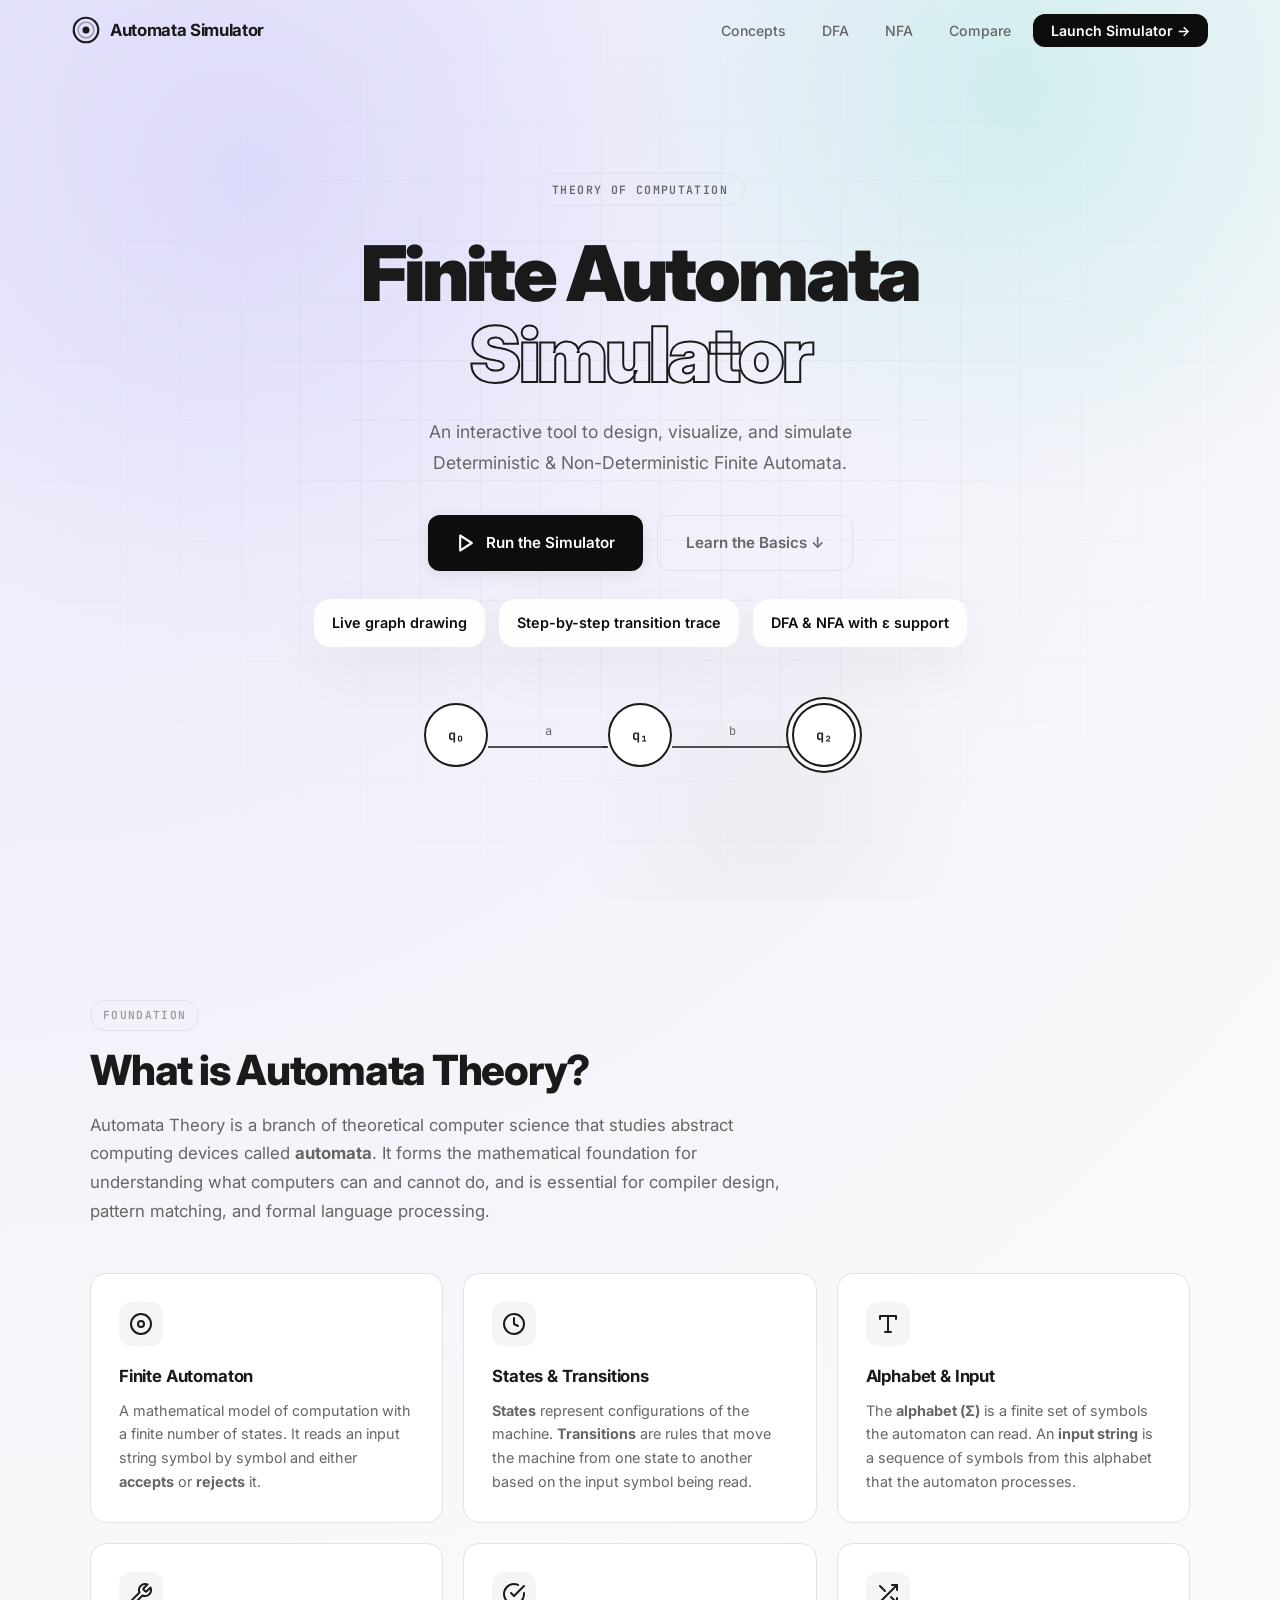
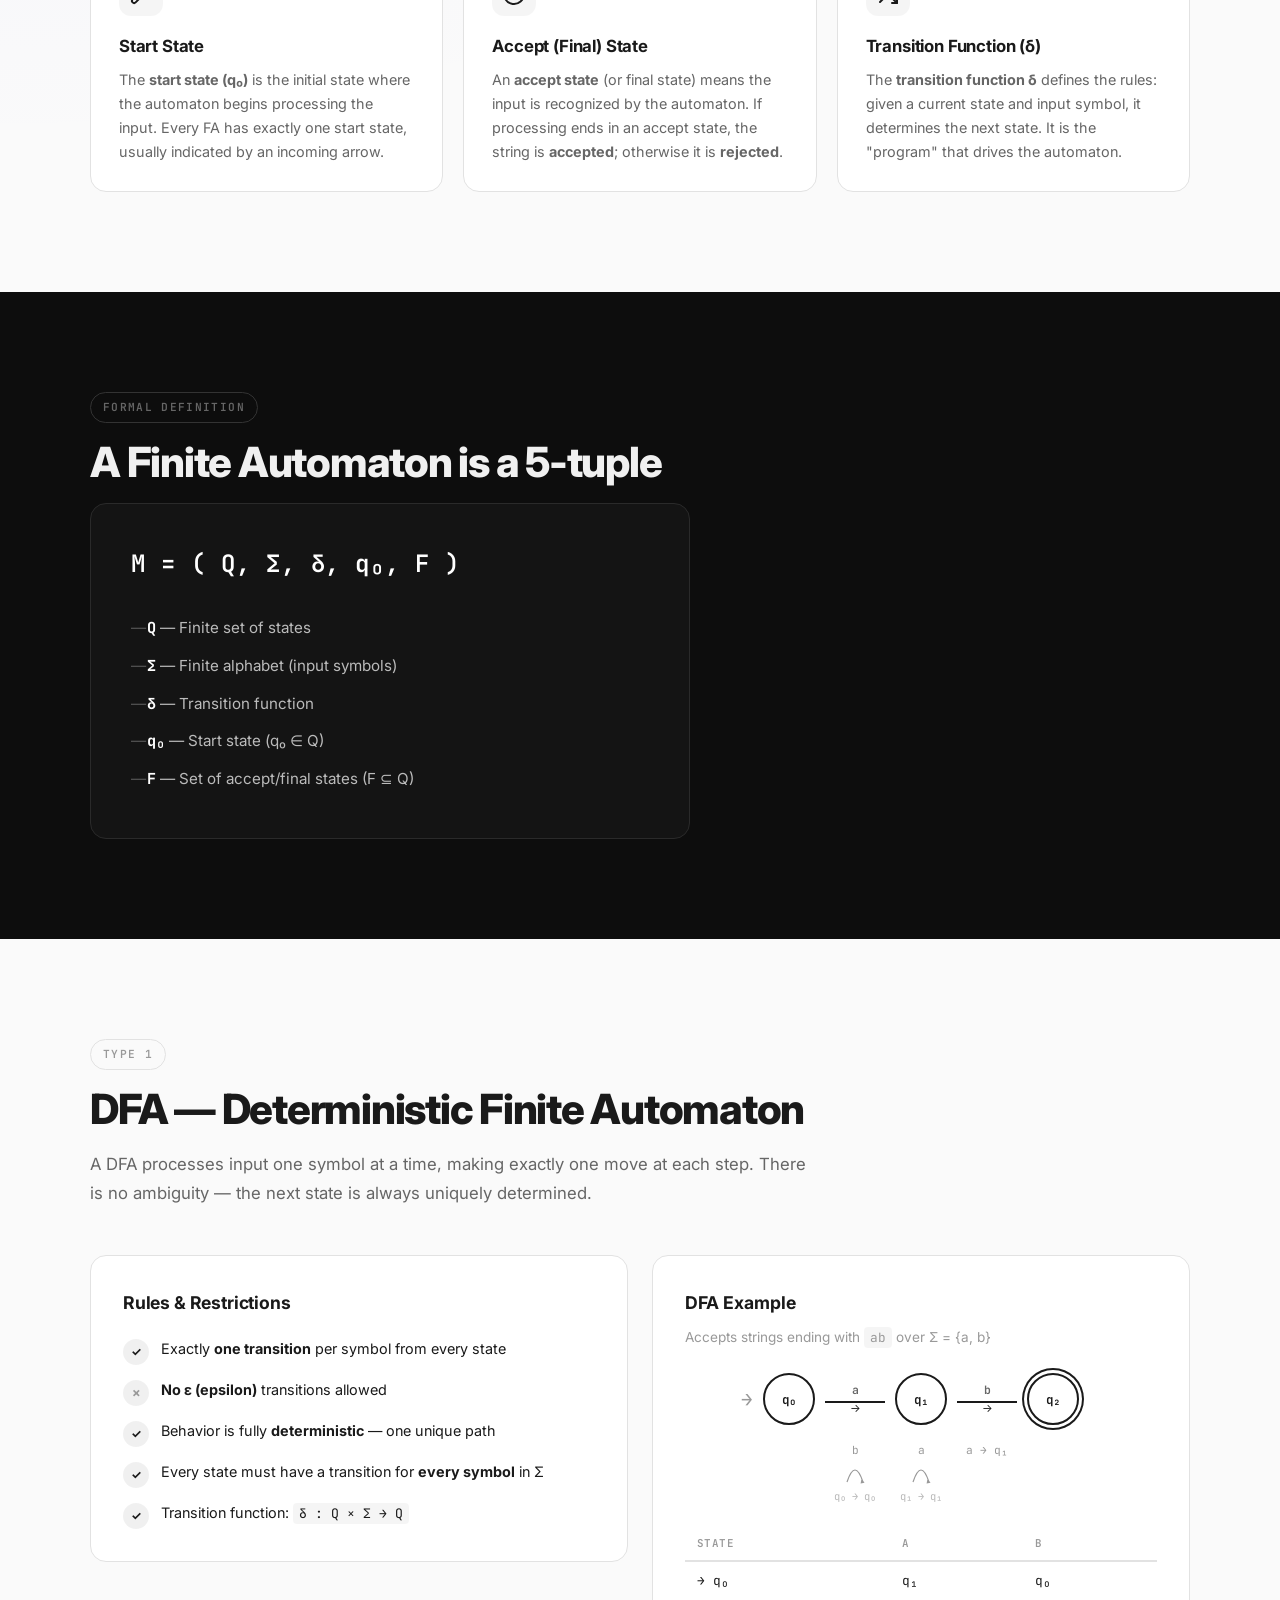
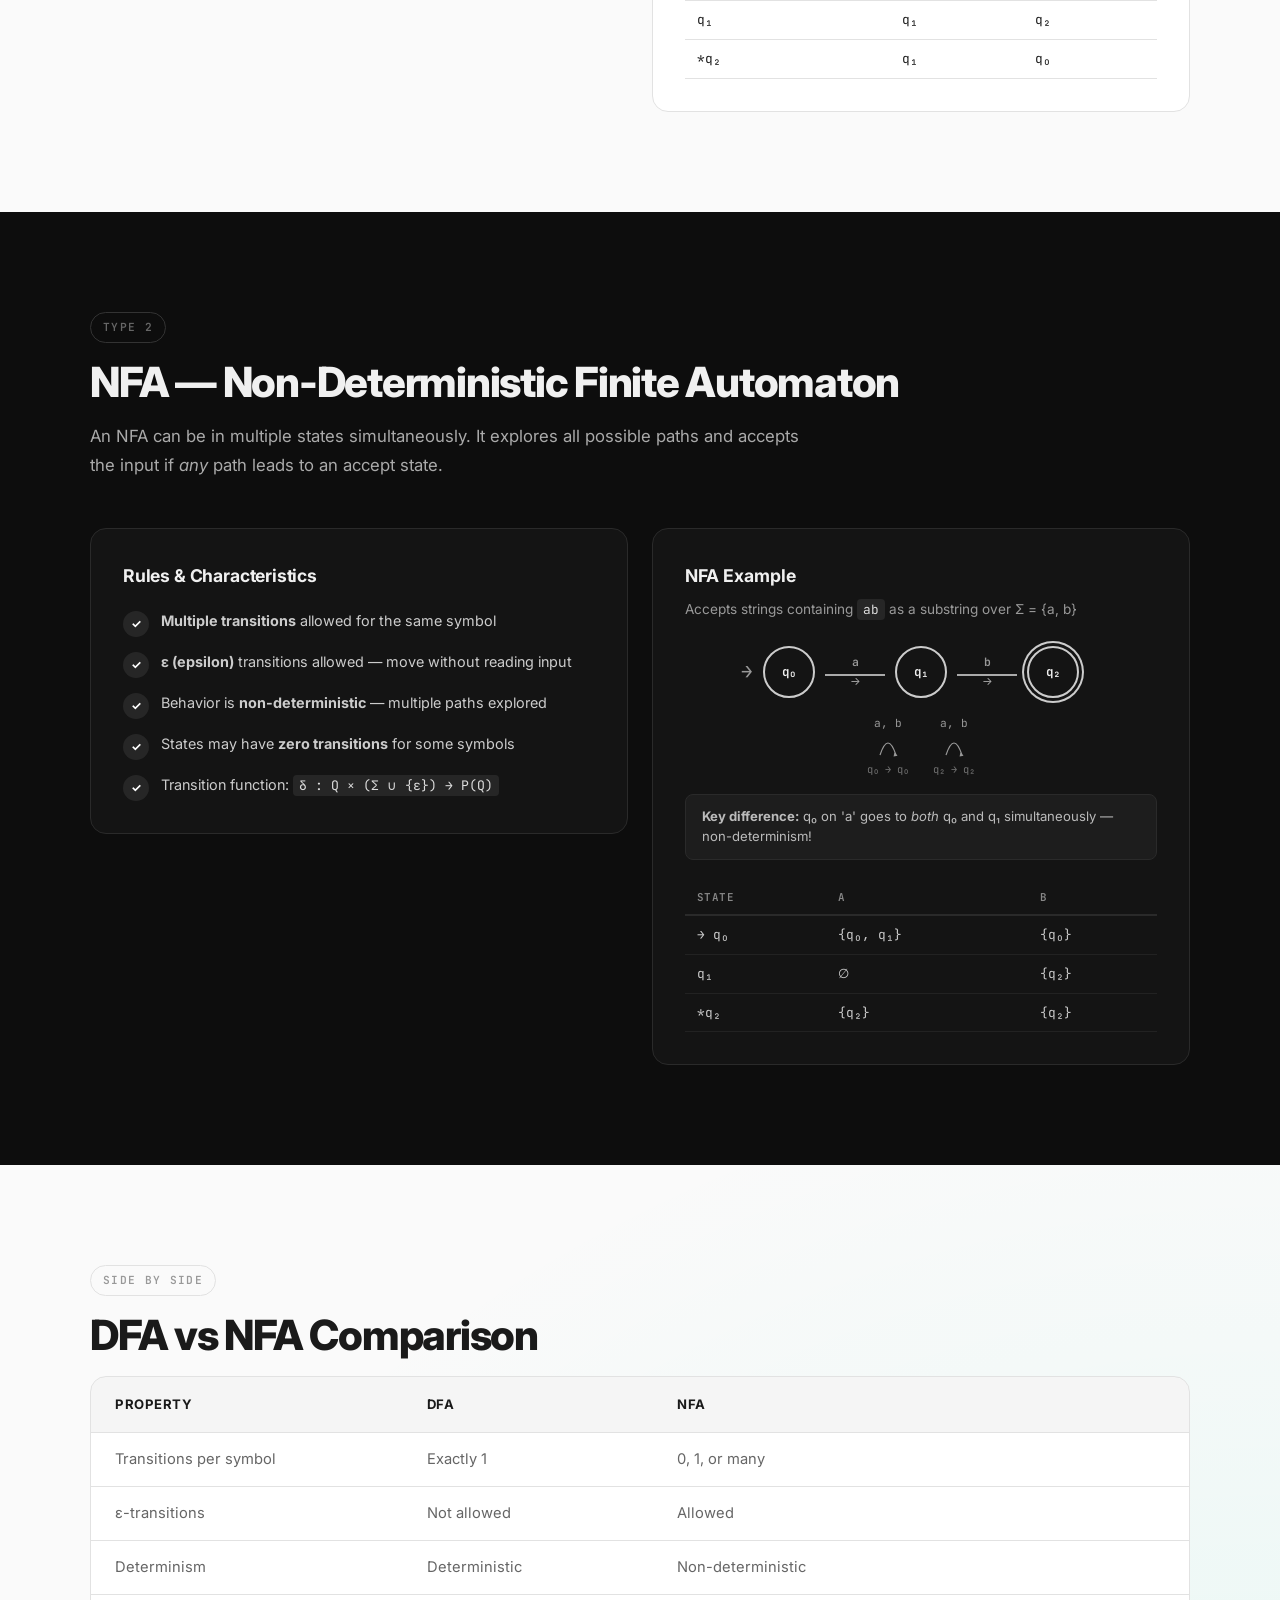
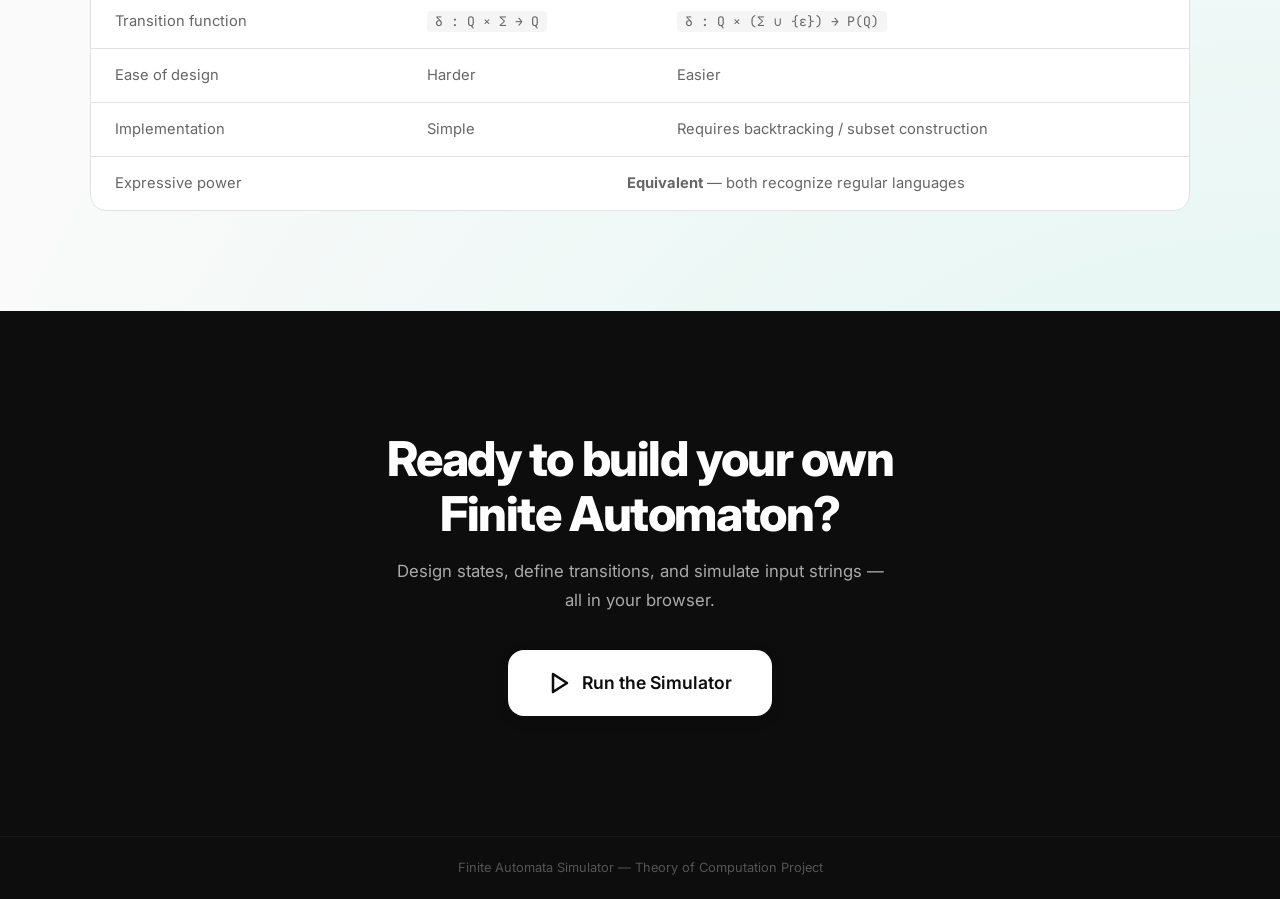
<file: index.html>
<!DOCTYPE html>
<html lang="en">
<head>
  <meta charset="UTF-8">
  <meta name="viewport" content="width=device-width, initial-scale=1.0">
  <title>Finite Automata Simulator — Learn &amp; Explore</title>
  <meta name="description" content="An interactive educational guide to Finite Automata Theory. Learn about DFA, NFA, states, transitions, and run the simulator.">

  <link rel="preconnect" href="https://fonts.googleapis.com">
  <link rel="preconnect" href="https://fonts.gstatic.com" crossorigin>
  <link href="https://fonts.googleapis.com/css2?family=Inter:wght@400;500;600;700;800;900&family=JetBrains+Mono:wght@400;500;600&display=swap" rel="stylesheet">

  <link rel="stylesheet" href="landing.css">
</head>
<body>

  <!-- ========== NAVBAR ========== -->
  <nav class="navbar" id="navbar">
    <div class="nav-inner">
      <a href="#" class="nav-logo">
        <svg width="28" height="28" viewBox="0 0 32 32" fill="none">
          <circle cx="16" cy="16" r="14" stroke="currentColor" stroke-width="2.5"/>
          <circle cx="16" cy="16" r="9" stroke="currentColor" stroke-width="1.5" opacity="0.4"/>
          <circle cx="16" cy="16" r="4" fill="currentColor"/>
        </svg>
        <span>Automata Simulator</span>
      </a>
      <ul class="nav-links">
        <li><a href="#concepts">Concepts</a></li>
        <li><a href="#dfa">DFA</a></li>
        <li><a href="#nfa">NFA</a></li>
        <li><a href="#comparison">Compare</a></li>
        <li><a href="simulator.html" class="nav-cta">Launch Simulator →</a></li>
      </ul>
    </div>
  </nav>

  <!-- ========== HERO ========== -->
  <header class="hero" id="hero">
    <div class="hero-bg-grid"></div>
    <div class="hero-content">
      <span class="hero-badge">Theory of Computation</span>
      <h1>Finite Automata<br><span class="hero-accent">Simulator</span></h1>
      <p class="hero-subtitle">An interactive tool to design, visualize, and simulate<br>Deterministic &amp; Non-Deterministic Finite Automata.</p>
      <div class="hero-actions">
        <a href="simulator.html" class="btn btn-primary btn-lg">
          <svg width="20" height="20" viewBox="0 0 24 24" fill="none" stroke="currentColor" stroke-width="2.5" stroke-linecap="round" stroke-linejoin="round"><polygon points="5 3 19 12 5 21 5 3"/></svg>
          Run the Simulator
        </a>
        <a href="#concepts" class="btn btn-ghost btn-lg">Learn the Basics ↓</a>
      </div>
      <div class="hero-features">
        <div class="hero-feature">Live graph drawing</div>
        <div class="hero-feature">Step-by-step transition trace</div>
        <div class="hero-feature">DFA & NFA with ε support</div>
      </div>
    </div>
    <div class="hero-illustration">
      <div class="hero-node n1">q₀</div>
      <div class="hero-edge e1">
        <span>a</span>
        <svg viewBox="0 0 120 2"><line x1="0" y1="1" x2="120" y2="1" stroke="currentColor" stroke-width="1.5"/><polygon points="115,0 120,1 115,2" fill="currentColor"/></svg>
      </div>
      <div class="hero-node n2">q₁</div>
      <div class="hero-edge e2">
        <span>b</span>
        <svg viewBox="0 0 120 2"><line x1="0" y1="1" x2="120" y2="1" stroke="currentColor" stroke-width="1.5"/><polygon points="115,0 120,1 115,2" fill="currentColor"/></svg>
      </div>
      <div class="hero-node n3 accept">q₂</div>
    </div>
  </header>

  <!-- ========== WHAT IS AUTOMATA THEORY ========== -->
  <section class="section" id="concepts">
    <div class="section-inner">
      <span class="section-label">Foundation</span>
      <h2 class="section-title">What is Automata Theory?</h2>
      <p class="section-desc">Automata Theory is a branch of theoretical computer science that studies abstract computing devices called <strong>automata</strong>. It forms the mathematical foundation for understanding what computers can and cannot do, and is essential for compiler design, pattern matching, and formal language processing.</p>

      <div class="info-grid">
        <!-- Card 1 -->
        <div class="info-card">
          <div class="info-icon">
            <svg width="24" height="24" viewBox="0 0 24 24" fill="none" stroke="currentColor" stroke-width="2" stroke-linecap="round" stroke-linejoin="round"><circle cx="12" cy="12" r="10"/><circle cx="12" cy="12" r="3"/></svg>
          </div>
          <h3>Finite Automaton</h3>
          <p>A mathematical model of computation with a finite number of states. It reads an input string symbol by symbol and either <strong>accepts</strong> or <strong>rejects</strong> it.</p>
        </div>
        <!-- Card 2 -->
        <div class="info-card">
          <div class="info-icon">
            <svg width="24" height="24" viewBox="0 0 24 24" fill="none" stroke="currentColor" stroke-width="2" stroke-linecap="round" stroke-linejoin="round"><circle cx="12" cy="12" r="10"/><polyline points="12 6 12 12 16 14"/></svg>
          </div>
          <h3>States &amp; Transitions</h3>
          <p><strong>States</strong> represent configurations of the machine. <strong>Transitions</strong> are rules that move the machine from one state to another based on the input symbol being read.</p>
        </div>
        <!-- Card 3 -->
        <div class="info-card">
          <div class="info-icon">
            <svg width="24" height="24" viewBox="0 0 24 24" fill="none" stroke="currentColor" stroke-width="2" stroke-linecap="round" stroke-linejoin="round"><polyline points="4 7 4 4 20 4 20 7"/><line x1="9" y1="20" x2="15" y2="20"/><line x1="12" y1="4" x2="12" y2="20"/></svg>
          </div>
          <h3>Alphabet &amp; Input</h3>
          <p>The <strong>alphabet (Σ)</strong> is a finite set of symbols the automaton can read. An <strong>input string</strong> is a sequence of symbols from this alphabet that the automaton processes.</p>
        </div>
        <!-- Card 4 -->
        <div class="info-card">
          <div class="info-icon">
            <svg width="24" height="24" viewBox="0 0 24 24" fill="none" stroke="currentColor" stroke-width="2" stroke-linecap="round" stroke-linejoin="round"><path d="M14.7 6.3a1 1 0 0 0 0 1.4l1.6 1.6a1 1 0 0 0 1.4 0l3.77-3.77a6 6 0 0 1-7.94 7.94l-6.91 6.91a2.12 2.12 0 0 1-3-3l6.91-6.91a6 6 0 0 1 7.94-7.94l-3.76 3.76z"/></svg>
          </div>
          <h3>Start State</h3>
          <p>The <strong>start state (q₀)</strong> is the initial state where the automaton begins processing the input. Every FA has exactly one start state, usually indicated by an incoming arrow.</p>
        </div>
        <!-- Card 5 -->
        <div class="info-card">
          <div class="info-icon">
            <svg width="24" height="24" viewBox="0 0 24 24" fill="none" stroke="currentColor" stroke-width="2" stroke-linecap="round" stroke-linejoin="round"><path d="M22 11.08V12a10 10 0 1 1-5.93-9.14"/><polyline points="22 4 12 14.01 9 11.01"/></svg>
          </div>
          <h3>Accept (Final) State</h3>
          <p>An <strong>accept state</strong> (or final state) means the input is recognized by the automaton. If processing ends in an accept state, the string is <strong>accepted</strong>; otherwise it is <strong>rejected</strong>.</p>
        </div>
        <!-- Card 6 -->
        <div class="info-card">
          <div class="info-icon">
            <svg width="24" height="24" viewBox="0 0 24 24" fill="none" stroke="currentColor" stroke-width="2" stroke-linecap="round" stroke-linejoin="round"><polyline points="16 3 21 3 21 8"/><line x1="4" y1="20" x2="21" y2="3"/><polyline points="21 16 21 21 16 21"/><line x1="15" y1="15" x2="21" y2="21"/><line x1="4" y1="4" x2="9" y2="9"/></svg>
          </div>
          <h3>Transition Function (δ)</h3>
          <p>The <strong>transition function δ</strong> defines the rules: given a current state and input symbol, it determines the next state. It is the "program" that drives the automaton.</p>
        </div>
      </div>
    </div>
  </section>

  <!-- ========== FORMAL DEFINITION ========== -->
  <section class="section section-dark">
    <div class="section-inner">
      <span class="section-label">Formal Definition</span>
      <h2 class="section-title">A Finite Automaton is a 5-tuple</h2>
      <div class="formal-block">
        <code>M = ( Q, Σ, δ, q₀, F )</code>
        <ul>
          <li><strong>Q</strong> — Finite set of states</li>
          <li><strong>Σ</strong> — Finite alphabet (input symbols)</li>
          <li><strong>δ</strong> — Transition function</li>
          <li><strong>q₀</strong> — Start state (q₀ ∈ Q)</li>
          <li><strong>F</strong> — Set of accept/final states (F ⊆ Q)</li>
        </ul>
      </div>
    </div>
  </section>

  <!-- ========== DFA SECTION ========== -->
  <section class="section" id="dfa">
    <div class="section-inner">
      <span class="section-label">Type 1</span>
      <h2 class="section-title">DFA — Deterministic Finite Automaton</h2>
      <p class="section-desc">A DFA processes input one symbol at a time, making exactly one move at each step. There is no ambiguity — the next state is always uniquely determined.</p>

      <div class="two-col">
        <div class="rules-card">
          <h3>Rules &amp; Restrictions</h3>
          <ul class="rules-list">
            <li>
              <span class="rule-icon rule-yes">✓</span>
              <span>Exactly <strong>one transition</strong> per symbol from every state</span>
            </li>
            <li>
              <span class="rule-icon rule-no">✗</span>
              <span><strong>No ε (epsilon)</strong> transitions allowed</span>
            </li>
            <li>
              <span class="rule-icon rule-yes">✓</span>
              <span>Behavior is fully <strong>deterministic</strong> — one unique path</span>
            </li>
            <li>
              <span class="rule-icon rule-yes">✓</span>
              <span>Every state must have a transition for <strong>every symbol</strong> in Σ</span>
            </li>
            <li>
              <span class="rule-icon rule-yes">✓</span>
              <span>Transition function: <code>δ : Q × Σ → Q</code></span>
            </li>
          </ul>
        </div>
        <div class="diagram-card">
          <h3>DFA Example</h3>
          <p class="diagram-caption">Accepts strings ending with <code>ab</code> over Σ = {a, b}</p>
          <div class="diagram-visual">
            <div class="dg-row">
              <div class="dg-state dg-start">
                <span class="dg-arrow-in">→</span>
                q₀
              </div>
              <div class="dg-trans">
                <span class="dg-label">a</span>
                <div class="dg-line"></div>
                <span class="dg-arrow">→</span>
              </div>
              <div class="dg-state">q₁</div>
              <div class="dg-trans">
                <span class="dg-label">b</span>
                <div class="dg-line"></div>
                <span class="dg-arrow">→</span>
              </div>
              <div class="dg-state dg-accept">q₂</div>
            </div>
            <div class="dg-self-loops">
              <div class="dg-self">
                <span>b</span>
                <svg viewBox="0 0 40 30"><path d="M10,25 Q20,-5 30,25" fill="none" stroke="currentColor" stroke-width="1.5"/><polygon points="28,22 32,26 27,27" fill="currentColor"/></svg>
                <span class="dg-self-target">q₀ → q₀</span>
              </div>
              <div class="dg-self">
                <span>a</span>
                <svg viewBox="0 0 40 30"><path d="M10,25 Q20,-5 30,25" fill="none" stroke="currentColor" stroke-width="1.5"/><polygon points="28,22 32,26 27,27" fill="currentColor"/></svg>
                <span class="dg-self-target">q₁ → q₁</span>
              </div>
              <div class="dg-self">
                <span>a → q₁</span>
              </div>
            </div>
            <div class="dg-table">
              <table>
                <thead>
                  <tr><th>State</th><th>a</th><th>b</th></tr>
                </thead>
                <tbody>
                  <tr><td>→ q₀</td><td>q₁</td><td>q₀</td></tr>
                  <tr><td>q₁</td><td>q₁</td><td>q₂</td></tr>
                  <tr><td>*q₂</td><td>q₁</td><td>q₀</td></tr>
                </tbody>
              </table>
            </div>
          </div>
        </div>
      </div>
    </div>
  </section>

  <!-- ========== NFA SECTION ========== -->
  <section class="section section-dark" id="nfa">
    <div class="section-inner">
      <span class="section-label">Type 2</span>
      <h2 class="section-title">NFA — Non-Deterministic Finite Automaton</h2>
      <p class="section-desc">An NFA can be in multiple states simultaneously. It explores all possible paths and accepts the input if <em>any</em> path leads to an accept state.</p>

      <div class="two-col">
        <div class="rules-card">
          <h3>Rules &amp; Characteristics</h3>
          <ul class="rules-list">
            <li>
              <span class="rule-icon rule-yes">✓</span>
              <span><strong>Multiple transitions</strong> allowed for the same symbol</span>
            </li>
            <li>
              <span class="rule-icon rule-yes">✓</span>
              <span><strong>ε (epsilon)</strong> transitions allowed — move without reading input</span>
            </li>
            <li>
              <span class="rule-icon rule-yes">✓</span>
              <span>Behavior is <strong>non-deterministic</strong> — multiple paths explored</span>
            </li>
            <li>
              <span class="rule-icon rule-yes">✓</span>
              <span>States may have <strong>zero transitions</strong> for some symbols</span>
            </li>
            <li>
              <span class="rule-icon rule-yes">✓</span>
              <span>Transition function: <code>δ : Q × (Σ ∪ {ε}) → P(Q)</code></span>
            </li>
          </ul>
        </div>
        <div class="diagram-card">
          <h3>NFA Example</h3>
          <p class="diagram-caption">Accepts strings containing <code>ab</code> as a substring over Σ = {a, b}</p>
          <div class="diagram-visual">
            <div class="dg-row">
              <div class="dg-state dg-start">
                <span class="dg-arrow-in">→</span>
                q₀
              </div>
              <div class="dg-trans">
                <span class="dg-label">a</span>
                <div class="dg-line"></div>
                <span class="dg-arrow">→</span>
              </div>
              <div class="dg-state">q₁</div>
              <div class="dg-trans">
                <span class="dg-label">b</span>
                <div class="dg-line"></div>
                <span class="dg-arrow">→</span>
              </div>
              <div class="dg-state dg-accept">q₂</div>
            </div>
            <div class="dg-self-loops">
              <div class="dg-self">
                <span>a, b</span>
                <svg viewBox="0 0 40 30"><path d="M10,25 Q20,-5 30,25" fill="none" stroke="currentColor" stroke-width="1.5"/><polygon points="28,22 32,26 27,27" fill="currentColor"/></svg>
                <span class="dg-self-target">q₀ → q₀</span>
              </div>
              <div class="dg-self">
                <span>a, b</span>
                <svg viewBox="0 0 40 30"><path d="M10,25 Q20,-5 30,25" fill="none" stroke="currentColor" stroke-width="1.5"/><polygon points="28,22 32,26 27,27" fill="currentColor"/></svg>
                <span class="dg-self-target">q₂ → q₂</span>
              </div>
            </div>
            <div class="dg-nfa-note">
              <strong>Key difference:</strong> q₀ on 'a' goes to <em>both</em> q₀ and q₁ simultaneously — non-determinism!
            </div>
            <div class="dg-table">
              <table>
                <thead>
                  <tr><th>State</th><th>a</th><th>b</th></tr>
                </thead>
                <tbody>
                  <tr><td>→ q₀</td><td>{q₀, q₁}</td><td>{q₀}</td></tr>
                  <tr><td>q₁</td><td>∅</td><td>{q₂}</td></tr>
                  <tr><td>*q₂</td><td>{q₂}</td><td>{q₂}</td></tr>
                </tbody>
              </table>
            </div>
          </div>
        </div>
      </div>
    </div>
  </section>

  <!-- ========== COMPARISON ========== -->
  <section class="section" id="comparison">
    <div class="section-inner">
      <span class="section-label">Side by Side</span>
      <h2 class="section-title">DFA vs NFA Comparison</h2>

      <div class="comparison-table-wrap">
        <table class="comparison-table">
          <thead>
            <tr>
              <th>Property</th>
              <th>DFA</th>
              <th>NFA</th>
            </tr>
          </thead>
          <tbody>
            <tr>
              <td>Transitions per symbol</td>
              <td>Exactly 1</td>
              <td>0, 1, or many</td>
            </tr>
            <tr>
              <td>ε-transitions</td>
              <td>Not allowed</td>
              <td>Allowed</td>
            </tr>
            <tr>
              <td>Determinism</td>
              <td>Deterministic</td>
              <td>Non-deterministic</td>
            </tr>
            <tr>
              <td>Transition function</td>
              <td><code>δ : Q × Σ → Q</code></td>
              <td><code>δ : Q × (Σ ∪ {ε}) → P(Q)</code></td>
            </tr>
            <tr>
              <td>Ease of design</td>
              <td>Harder</td>
              <td>Easier</td>
            </tr>
            <tr>
              <td>Implementation</td>
              <td>Simple</td>
              <td>Requires backtracking / subset construction</td>
            </tr>
            <tr>
              <td>Expressive power</td>
              <td colspan="2" style="text-align:center;"><strong>Equivalent</strong> — both recognize regular languages</td>
            </tr>
          </tbody>
        </table>
      </div>
    </div>
  </section>

  <!-- ========== CTA ========== -->
  <section class="section section-cta" id="cta">
    <div class="section-inner cta-content">
      <h2>Ready to build your own<br>Finite Automaton?</h2>
      <p>Design states, define transitions, and simulate input strings — all in your browser.</p>
      <a href="simulator.html" class="btn btn-primary btn-xl" id="launchSimulatorBtn">
        <svg width="24" height="24" viewBox="0 0 24 24" fill="none" stroke="currentColor" stroke-width="2.5" stroke-linecap="round" stroke-linejoin="round"><polygon points="5 3 19 12 5 21 5 3"/></svg>
        Run the Simulator
      </a>
    </div>
  </section>

  <!-- ========== FOOTER ========== -->
  <footer class="footer">
    <p>Finite Automata Simulator — Theory of Computation Project</p>
  </footer>

  <!-- ========== Scroll Animations ========== -->
  <script>
    // Navbar background on scroll
    const navbar = document.getElementById('navbar');
    window.addEventListener('scroll', () => {
      navbar.classList.toggle('scrolled', window.scrollY > 50);
    });

    // Smooth scroll for anchor links
    document.querySelectorAll('a[href^="#"]').forEach(anchor => {
      anchor.addEventListener('click', function(e) {
        e.preventDefault();
        const target = document.querySelector(this.getAttribute('href'));
        if (target) {
          target.scrollIntoView({ behavior: 'smooth', block: 'start' });
        }
      });
    });

    // Intersection Observer — reveal sections on scroll
    const observerOptions = { threshold: 0.1, rootMargin: '0px 0px -60px 0px' };
    const observer = new IntersectionObserver((entries) => {
      entries.forEach(entry => {
        if (entry.isIntersecting) {
          entry.target.classList.add('visible');
          observer.unobserve(entry.target);
        }
      });
    }, observerOptions);

    document.querySelectorAll('.info-card, .rules-card, .diagram-card, .formal-block, .comparison-table-wrap, .cta-content').forEach(el => {
      el.classList.add('reveal');
      observer.observe(el);
    });
  </script>

</body>
</html>
</file>
<file: landing.css>
/* ============================================
   LANDING PAGE — Monochrome Academic Theme
   ============================================ */

/* === Reset & Variables === */
*,
*::before,
*::after {
  margin: 0;
  padding: 0;
  box-sizing: border-box;
}

:root {
  --bg: #fafafa;
  --bg-dark: #0d0d0d;
  --bg-card: #ffffff;
  --bg-card-dark: #141414;
  --border: #e2e2e2;
  --border-dark: #2a2a2a;

  --text: #1a1a1a;
  --text-secondary: #666;
  --text-muted: #999;
  --text-inverse: #f0f0f0;

  --accent: #000000;
  --accent-soft: #333;
  --accent-bg: rgba(0,0,0,0.04);
  --accent-bg-hover: rgba(0,0,0,0.08);

  --radius-sm: 8px;
  --radius-md: 12px;
  --radius-lg: 16px;
  --radius-xl: 24px;

  --font: 'Inter', -apple-system, BlinkMacSystemFont, sans-serif;
  --font-mono: 'JetBrains Mono', 'Fira Code', monospace;

  --shadow-sm: 0 1px 3px rgba(0,0,0,0.06);
  --shadow-md: 0 4px 16px rgba(0,0,0,0.08);
  --shadow-lg: 0 8px 30px rgba(0,0,0,0.1);
  --shadow-xl: 0 16px 50px rgba(0,0,0,0.12);
}

html {
  scroll-behavior: smooth;
  scroll-padding-top: 80px;
}

body {
  font-family: var(--font);
  background: radial-gradient(circle at top left, rgba(108, 99, 255, 0.12), transparent 30%),
              radial-gradient(circle at bottom right, rgba(0, 212, 170, 0.12), transparent 25%),
              var(--bg);
  color: var(--text);
  line-height: 1.7;
  -webkit-font-smoothing: antialiased;
  -moz-osx-font-smoothing: grayscale;
}

.hero {
  background-image: radial-gradient(circle at 20% 20%, rgba(108, 99, 255, 0.12), transparent 38%),
                    radial-gradient(circle at 80% 10%, rgba(0, 212, 170, 0.14), transparent 32%),
                    radial-gradient(circle at 60% 90%, rgba(0, 0, 0, 0.03), transparent 18%);
}

.hero-features {
  display: flex;
  justify-content: center;
  gap: 14px;
  flex-wrap: wrap;
  margin-top: 28px;
}

.hero-feature {
  background: rgba(255, 255, 255, 0.95);
  color: var(--bg-dark);
  border-radius: var(--radius-lg);
  padding: 12px 18px;
  font-size: 0.9rem;
  font-weight: 600;
  box-shadow: 0 20px 60px rgba(0, 0, 0, 0.05);
}

/* === Navbar === */
.navbar {
  position: fixed;
  top: 0;
  left: 0;
  right: 0;
  z-index: 1000;
  padding: 16px 0;
  transition: all 0.35s ease;
}

.navbar.scrolled {
  background: rgba(255,255,255,0.85);
  backdrop-filter: blur(16px);
  -webkit-backdrop-filter: blur(16px);
  border-bottom: 1px solid var(--border);
  padding: 10px 0;
  box-shadow: var(--shadow-sm);
}

.nav-inner {
  max-width: 1200px;
  margin: 0 auto;
  padding: 0 32px;
  display: flex;
  align-items: center;
  justify-content: space-between;
}

.nav-logo {
  display: flex;
  align-items: center;
  gap: 10px;
  text-decoration: none;
  color: var(--text);
  font-weight: 700;
  font-size: 1.05rem;
  letter-spacing: -0.02em;
}

.nav-links {
  display: flex;
  align-items: center;
  gap: 8px;
  list-style: none;
}

.nav-links a {
  text-decoration: none;
  color: var(--text-secondary);
  font-size: 0.88rem;
  font-weight: 500;
  padding: 8px 14px;
  border-radius: var(--radius-sm);
  transition: all 0.2s;
}

.nav-links a:hover {
  color: var(--text);
  background: var(--accent-bg);
}

.nav-cta {
  background: var(--bg-dark) !important;
  color: white !important;
  font-weight: 600 !important;
  padding: 8px 18px !important;
  border-radius: var(--radius-md) !important;
}

.nav-cta:hover {
  background: var(--accent-soft) !important;
}

/* === Hero === */
.hero {
  position: relative;
  min-height: 100vh;
  display: flex;
  align-items: center;
  justify-content: center;
  flex-direction: column;
  text-align: center;
  padding: 120px 32px 80px;
  overflow: hidden;
}

.hero-bg-grid {
  position: absolute;
  inset: 0;
  background-image:
    linear-gradient(rgba(0,0,0,0.03) 1px, transparent 1px),
    linear-gradient(90deg, rgba(0,0,0,0.03) 1px, transparent 1px);
  background-size: 60px 60px;
  mask-image: radial-gradient(ellipse at center, black 30%, transparent 75%);
  -webkit-mask-image: radial-gradient(ellipse at center, black 30%, transparent 75%);
}

.hero-content {
  position: relative;
  z-index: 2;
}

.hero-badge {
  display: inline-block;
  font-family: var(--font-mono);
  font-size: 0.72rem;
  font-weight: 600;
  letter-spacing: 0.12em;
  text-transform: uppercase;
  padding: 6px 16px;
  border-radius: 100px;
  border: 1px solid var(--border);
  color: var(--text-secondary);
  margin-bottom: 28px;
}

.hero h1 {
  font-size: clamp(2.8rem, 6vw, 5rem);
  font-weight: 900;
  letter-spacing: -0.04em;
  line-height: 1.05;
  color: var(--text);
  margin-bottom: 20px;
}

.hero-accent {
  color: transparent;
  -webkit-text-stroke: 2px var(--text);
}

.hero-subtitle {
  font-size: 1.1rem;
  color: var(--text-secondary);
  margin-bottom: 36px;
  line-height: 1.8;
}

.hero-actions {
  display: flex;
  gap: 14px;
  justify-content: center;
  flex-wrap: wrap;
}

/* Hero illustration */
.hero-illustration {
  position: relative;
  z-index: 2;
  display: flex;
  align-items: center;
  gap: 0;
  margin-top: 56px;
  animation: hero-float 6s ease-in-out infinite;
}

@keyframes hero-float {
  0%, 100% { transform: translateY(0); }
  50% { transform: translateY(-8px); }
}

.hero-node {
  width: 64px;
  height: 64px;
  border-radius: 50%;
  border: 2px solid var(--text);
  display: flex;
  align-items: center;
  justify-content: center;
  font-family: var(--font-mono);
  font-size: 0.85rem;
  font-weight: 600;
  background: var(--bg-card);
  position: relative;
  z-index: 2;
}

.hero-node.accept {
  box-shadow: 0 0 0 4px var(--bg), 0 0 0 6px var(--text);
}

.hero-edge {
  display: flex;
  align-items: center;
  flex-direction: column;
  width: 120px;
  color: var(--text-secondary);
}

.hero-edge span {
  font-family: var(--font-mono);
  font-size: 0.75rem;
  margin-bottom: 4px;
}

.hero-edge svg {
  width: 120px;
  height: 4px;
  color: var(--text);
}

/* === Buttons === */
.btn {
  display: inline-flex;
  align-items: center;
  gap: 10px;
  font-family: var(--font);
  font-weight: 600;
  text-decoration: none;
  border: none;
  cursor: pointer;
  transition: all 0.3s cubic-bezier(0.4, 0, 0.2, 1);
  border-radius: var(--radius-md);
}

.btn-lg {
  font-size: 0.95rem;
  padding: 14px 28px;
}

.btn-xl {
  font-size: 1.1rem;
  padding: 18px 40px;
  border-radius: var(--radius-lg);
}

.btn-primary {
  background: var(--bg-dark);
  color: white;
  box-shadow: var(--shadow-md);
}

.btn-primary:hover {
  background: var(--accent-soft);
  box-shadow: var(--shadow-lg);
  transform: translateY(-2px);
}

.btn-ghost {
  background: transparent;
  color: var(--text-secondary);
  border: 1px solid var(--border);
}

.btn-ghost:hover {
  background: var(--accent-bg);
  color: var(--text);
  border-color: var(--text);
}

/* === Sections === */
.section {
  padding: 100px 32px;
}

.section-dark {
  background: var(--bg-dark);
  color: var(--text-inverse);
}

.section-dark .section-label {
  color: #666;
  border-color: #333;
}

.section-dark .section-desc {
  color: #aaa;
}

.section-inner {
  max-width: 1100px;
  margin: 0 auto;
}

.section-label {
  display: inline-block;
  font-family: var(--font-mono);
  font-size: 0.7rem;
  font-weight: 600;
  letter-spacing: 0.12em;
  text-transform: uppercase;
  padding: 5px 12px;
  border-radius: 100px;
  border: 1px solid var(--border);
  color: var(--text-muted);
  margin-bottom: 16px;
}

.section-title {
  font-size: clamp(1.8rem, 3.5vw, 2.6rem);
  font-weight: 800;
  letter-spacing: -0.03em;
  line-height: 1.15;
  margin-bottom: 16px;
}

.section-desc {
  font-size: 1.05rem;
  color: var(--text-secondary);
  max-width: 720px;
  margin-bottom: 48px;
}

/* === Info Cards Grid === */
.info-grid {
  display: grid;
  grid-template-columns: repeat(3, 1fr);
  gap: 20px;
}

.info-card {
  background: var(--bg-card);
  border: 1px solid var(--border);
  border-radius: var(--radius-lg);
  padding: 28px;
  transition: all 0.35s ease;
}

.info-card:hover {
  border-color: var(--text);
  box-shadow: var(--shadow-lg);
  transform: translateY(-4px);
}

.info-icon {
  width: 44px;
  height: 44px;
  border-radius: var(--radius-md);
  background: var(--accent-bg);
  display: flex;
  align-items: center;
  justify-content: center;
  margin-bottom: 16px;
}

.info-card h3 {
  font-size: 1.05rem;
  font-weight: 700;
  margin-bottom: 8px;
  letter-spacing: -0.01em;
}

.info-card p {
  font-size: 0.9rem;
  color: var(--text-secondary);
  line-height: 1.65;
}

/* === Formal Block === */
.formal-block {
  background: var(--bg-card-dark);
  border: 1px solid var(--border-dark);
  border-radius: var(--radius-lg);
  padding: 40px;
  max-width: 600px;
}

.formal-block code {
  display: block;
  font-family: var(--font-mono);
  font-size: 1.5rem;
  font-weight: 600;
  margin-bottom: 24px;
  letter-spacing: 0.04em;
  color: white;
}

.formal-block ul {
  list-style: none;
}

.formal-block li {
  font-size: 0.95rem;
  color: #bbb;
  padding: 6px 0;
  padding-left: 16px;
  position: relative;
}

.formal-block li::before {
  content: '—';
  position: absolute;
  left: 0;
  color: #555;
}

.formal-block li strong {
  color: white;
  font-family: var(--font-mono);
}

/* === Two Column Layout === */
.two-col {
  display: grid;
  grid-template-columns: 1fr 1fr;
  gap: 24px;
  align-items: start;
}

/* === Rules Card === */
.rules-card {
  background: var(--bg-card);
  border: 1px solid var(--border);
  border-radius: var(--radius-lg);
  padding: 32px;
}

.section-dark .rules-card {
  background: var(--bg-card-dark);
  border-color: var(--border-dark);
}

.rules-card h3 {
  font-size: 1.1rem;
  font-weight: 700;
  margin-bottom: 20px;
  letter-spacing: -0.01em;
}

.rules-list {
  list-style: none;
  display: flex;
  flex-direction: column;
  gap: 14px;
}

.rules-list li {
  display: flex;
  align-items: flex-start;
  gap: 12px;
  font-size: 0.9rem;
  line-height: 1.5;
}

.section-dark .rules-list li {
  color: #ccc;
}

.rule-icon {
  display: flex;
  align-items: center;
  justify-content: center;
  width: 26px;
  height: 26px;
  border-radius: 50%;
  font-size: 0.75rem;
  font-weight: 700;
  flex-shrink: 0;
  margin-top: 1px;
}

.rule-yes {
  background: rgba(0,0,0,0.06);
  color: var(--text);
}

.section-dark .rule-yes {
  background: rgba(255,255,255,0.08);
  color: white;
}

.rule-no {
  background: rgba(0,0,0,0.06);
  color: var(--text-muted);
}

.section-dark .rule-no {
  background: rgba(255,255,255,0.05);
  color: #888;
}

.rules-list code {
  font-family: var(--font-mono);
  font-size: 0.82rem;
  background: var(--accent-bg);
  padding: 2px 6px;
  border-radius: 4px;
}

.section-dark .rules-list code {
  background: rgba(255,255,255,0.08);
  color: #ddd;
}

/* === Diagram Card === */
.diagram-card {
  background: var(--bg-card);
  border: 1px solid var(--border);
  border-radius: var(--radius-lg);
  padding: 32px;
}

.section-dark .diagram-card {
  background: var(--bg-card-dark);
  border-color: var(--border-dark);
}

.diagram-card h3 {
  font-size: 1.1rem;
  font-weight: 700;
  margin-bottom: 8px;
}

.diagram-caption {
  font-size: 0.85rem;
  color: var(--text-muted);
  margin-bottom: 24px;
}

.diagram-caption code {
  font-family: var(--font-mono);
  font-size: 0.8rem;
  background: var(--accent-bg);
  padding: 2px 6px;
  border-radius: 4px;
}

.section-dark .diagram-caption code {
  background: rgba(255,255,255,0.08);
  color: #ddd;
}

.diagram-visual {
  display: flex;
  flex-direction: column;
  gap: 16px;
}

/* Diagram Row */
.dg-row {
  display: flex;
  align-items: center;
  gap: 0;
  justify-content: center;
}

.dg-state {
  width: 52px;
  height: 52px;
  border-radius: 50%;
  border: 2px solid var(--text);
  display: flex;
  align-items: center;
  justify-content: center;
  font-family: var(--font-mono);
  font-size: 0.78rem;
  font-weight: 600;
  background: var(--bg-card);
  position: relative;
  flex-shrink: 0;
}

.section-dark .dg-state {
  border-color: #ccc;
  background: var(--bg-card-dark);
  color: #eee;
}

.dg-state.dg-accept {
  box-shadow: 0 0 0 3px var(--bg-card), 0 0 0 5px var(--text);
}

.section-dark .dg-state.dg-accept {
  box-shadow: 0 0 0 3px var(--bg-card-dark), 0 0 0 5px #ccc;
}

.dg-start .dg-arrow-in {
  position: absolute;
  left: -24px;
  font-size: 1.2rem;
  color: var(--text-muted);
}

.dg-trans {
  display: flex;
  flex-direction: column;
  align-items: center;
  width: 80px;
  color: var(--text-secondary);
}

.section-dark .dg-trans {
  color: #999;
}

.dg-label {
  font-family: var(--font-mono);
  font-size: 0.72rem;
  font-weight: 600;
  margin-bottom: 2px;
}

.dg-line {
  width: 60px;
  height: 2px;
  background: var(--text);
}

.section-dark .dg-line {
  background: #aaa;
}

.dg-arrow {
  font-size: 0.7rem;
  margin-top: -4px;
  color: var(--text);
}

.section-dark .dg-arrow {
  color: #aaa;
}

.dg-self-loops {
  display: flex;
  gap: 24px;
  justify-content: center;
  flex-wrap: wrap;
}

.dg-self {
  display: flex;
  flex-direction: column;
  align-items: center;
  gap: 2px;
  font-family: var(--font-mono);
  font-size: 0.7rem;
  color: var(--text-muted);
}

.dg-self svg {
  width: 36px;
  height: 24px;
}

.dg-self-target {
  font-size: 0.65rem;
  opacity: 0.7;
}

.dg-nfa-note {
  font-size: 0.82rem;
  color: #bbb;
  background: rgba(255,255,255,0.04);
  border: 1px solid var(--border-dark);
  border-radius: var(--radius-sm);
  padding: 12px 16px;
  line-height: 1.5;
}

/* Diagram Table */
.dg-table {
  margin-top: 4px;
}

.dg-table table {
  width: 100%;
  border-collapse: collapse;
  font-family: var(--font-mono);
  font-size: 0.8rem;
}

.dg-table th {
  padding: 8px 12px;
  text-align: left;
  font-weight: 600;
  letter-spacing: 0.04em;
  text-transform: uppercase;
  font-size: 0.68rem;
  border-bottom: 2px solid var(--border);
  color: var(--text-muted);
}

.section-dark .dg-table th {
  border-bottom-color: var(--border-dark);
  color: #888;
}

.dg-table td {
  padding: 8px 12px;
  border-bottom: 1px solid var(--border);
}

.section-dark .dg-table td {
  border-bottom-color: rgba(255,255,255,0.06);
  color: #ccc;
}

/* === Comparison Table === */
.comparison-table-wrap {
  overflow-x: auto;
}

.comparison-table {
  width: 100%;
  border-collapse: separate;
  border-spacing: 0;
  border-radius: var(--radius-lg);
  overflow: hidden;
  border: 1px solid var(--border);
  background: var(--bg-card);
  font-size: 0.92rem;
}

.comparison-table th {
  padding: 16px 24px;
  text-align: left;
  font-weight: 700;
  font-size: 0.82rem;
  letter-spacing: 0.04em;
  text-transform: uppercase;
  background: var(--accent-bg);
  border-bottom: 1px solid var(--border);
}

.comparison-table td {
  padding: 14px 24px;
  border-bottom: 1px solid var(--border);
  color: var(--text-secondary);
}

.comparison-table tr:last-child td {
  border-bottom: none;
}

.comparison-table tr:hover td {
  background: var(--accent-bg);
}

.comparison-table code {
  font-family: var(--font-mono);
  font-size: 0.82rem;
  background: var(--accent-bg);
  padding: 2px 8px;
  border-radius: 4px;
}

/* === CTA Section === */
.section-cta {
  background: var(--bg-dark);
  color: white;
  text-align: center;
  padding: 120px 32px;
}

.cta-content h2 {
  font-size: clamp(2rem, 4vw, 3rem);
  font-weight: 800;
  letter-spacing: -0.03em;
  line-height: 1.15;
  margin-bottom: 16px;
}

.cta-content p {
  font-size: 1.05rem;
  color: #aaa;
  margin-bottom: 36px;
  max-width: 500px;
  margin-left: auto;
  margin-right: auto;
}

.section-cta .btn-primary {
  background: white;
  color: var(--bg-dark);
  font-size: 1.1rem;
  padding: 18px 40px;
}

.section-cta .btn-primary:hover {
  background: #eee;
  transform: translateY(-3px);
  box-shadow: 0 12px 40px rgba(0,0,0,0.4);
}

/* === Footer === */
.footer {
  background: var(--bg-dark);
  color: #555;
  text-align: center;
  padding: 20px 32px;
  font-size: 0.8rem;
  border-top: 1px solid #1a1a1a;
}

/* === Scroll Reveal Animations === */
.reveal {
  opacity: 0;
  transform: translateY(30px);
  transition: all 0.7s cubic-bezier(0.4, 0, 0.2, 1);
}

.reveal.visible {
  opacity: 1;
  transform: translateY(0);
}

/* Stagger children in grid */
.info-grid .reveal:nth-child(2) { transition-delay: 0.1s; }
.info-grid .reveal:nth-child(3) { transition-delay: 0.2s; }
.info-grid .reveal:nth-child(4) { transition-delay: 0.3s; }
.info-grid .reveal:nth-child(5) { transition-delay: 0.4s; }
.info-grid .reveal:nth-child(6) { transition-delay: 0.5s; }

/* === Responsive === */
@media (max-width: 900px) {
  .info-grid {
    grid-template-columns: 1fr 1fr;
  }

  .two-col {
    grid-template-columns: 1fr;
  }

  .nav-links {
    display: none;
  }
}

@media (max-width: 600px) {
  .info-grid {
    grid-template-columns: 1fr;
  }

  .hero-illustration {
    transform: scale(0.8);
  }

  .section {
    padding: 60px 20px;
  }
}
</file>
